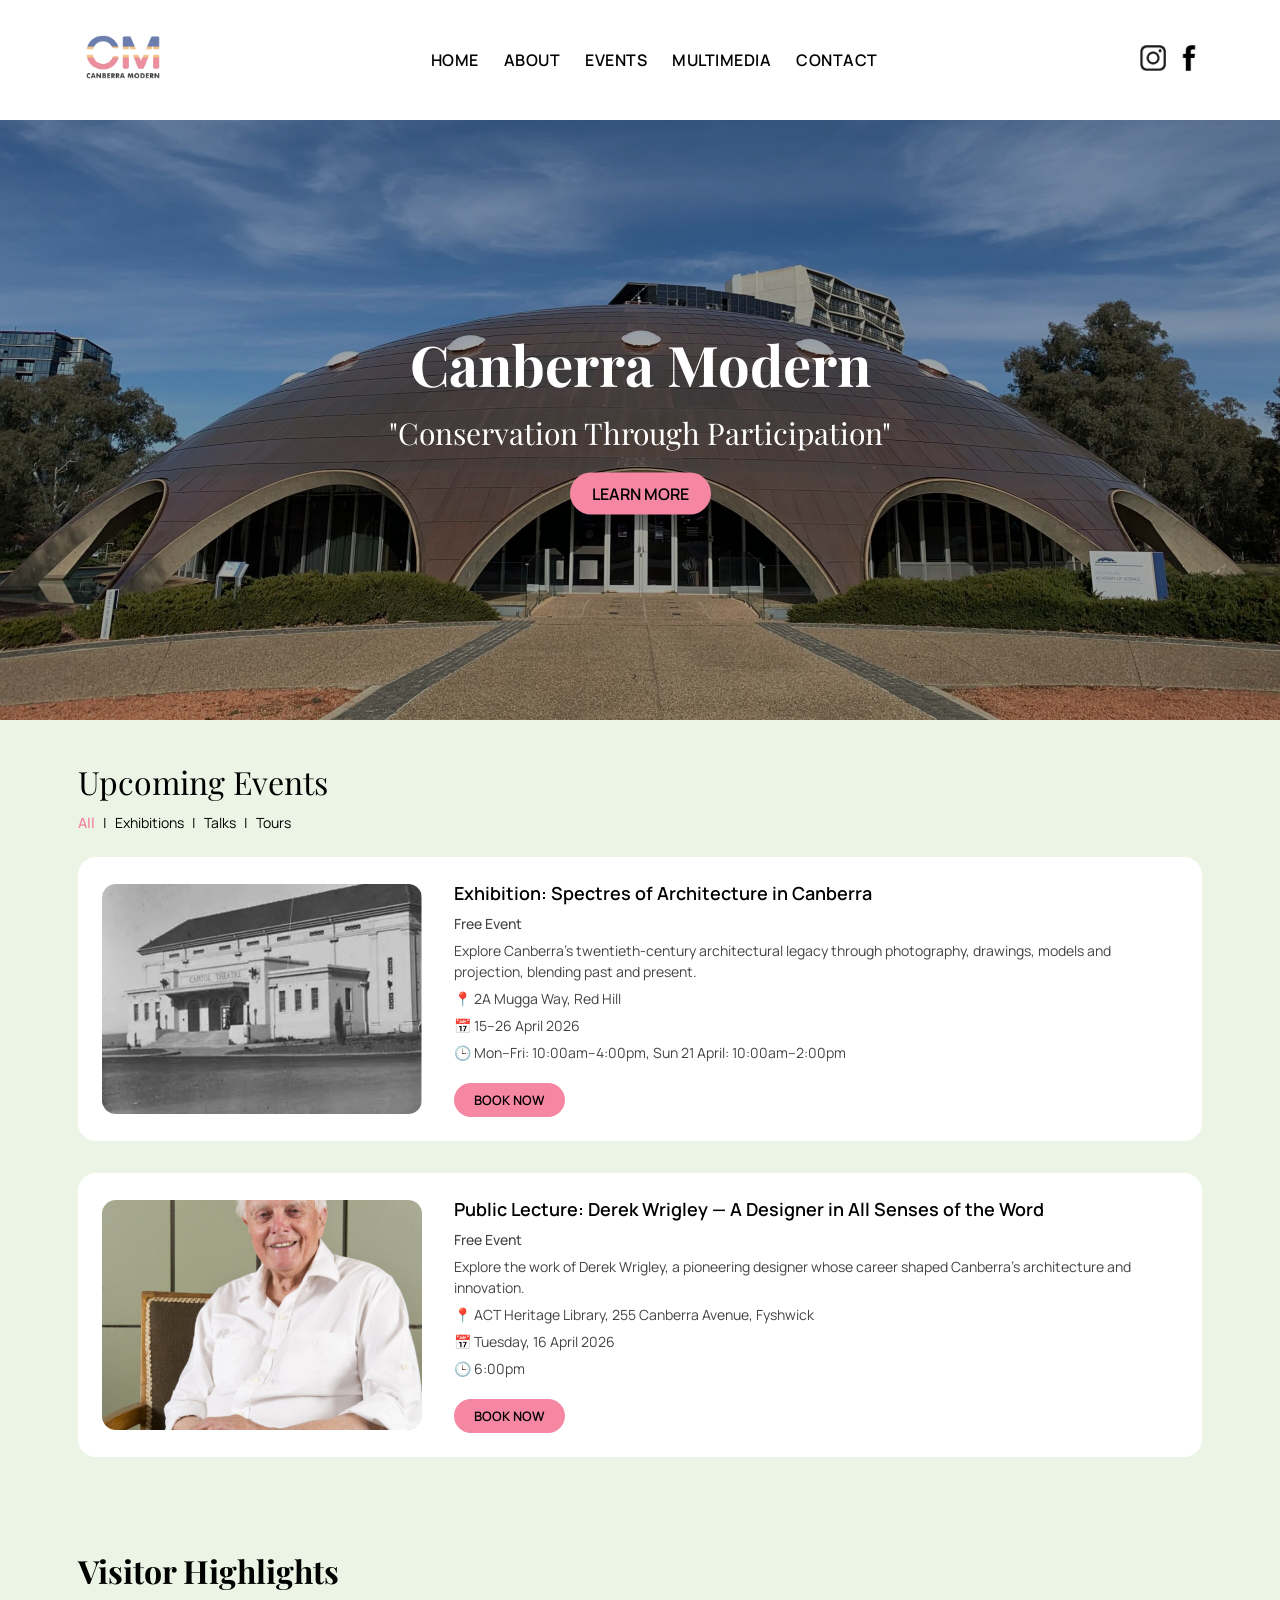
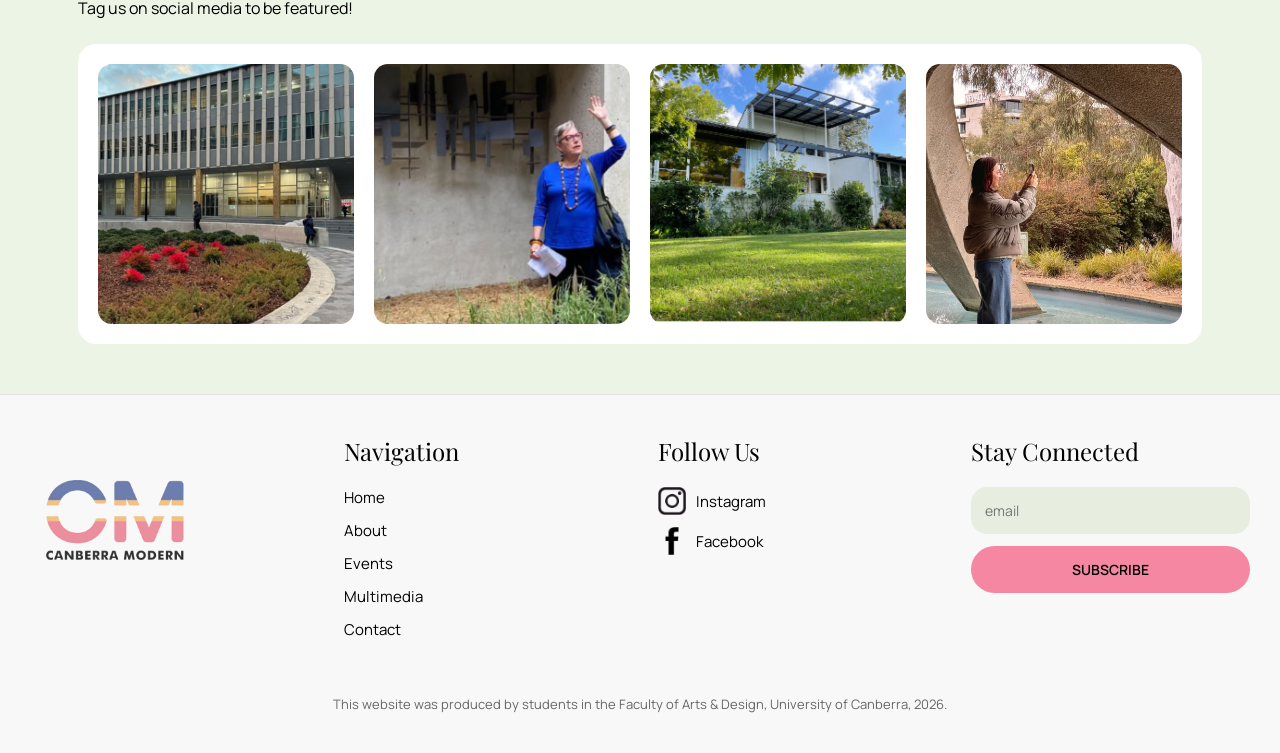
<file: index.html>
<!DOCTYPE html>
<html lang="en">

<head>
    <meta charset="UTF-8">
    <meta name="viewport" content="width=device-width, initial-scale=1.0">
    <title>Canberra Modern</title>

    <link rel="stylesheet" href="styles.css">

    <link href="https://fonts.googleapis.com/css2?family=Playfair+Display:wght@400;700&family=Manrope:wght@300;400;600&display=swap" rel="stylesheet">
</head>

<body>

<header class="site-header">
    <div class="header-container">

        <div class="logo">
            <a href="index.html">
                <img src="assets/images/logo.png" alt="Canberra Modern logo">
            </a>
        </div>

        <button class="menu-toggle">☰</button>

        <nav class="main-nav">
            <a href="index.html" class="active">HOME</a>
            <a href="about.html">ABOUT</a>
            <a href="events.html">EVENTS</a>
            <a href="multimedia.html">MULTIMEDIA</a>
            <a href="contact.html">CONTACT</a>
        </nav>

        <div class="social-icons">
            <a href="https://www.instagram.com/canberra_modern/" target="_blank">
                <img src="assets/images/instagram.png" alt="Instagram">
            </a>

            <a href="https://www.facebook.com/canberramodern/" target="_blank">
                <img src="assets/images/facebook.png" alt="Facebook">
            </a>
        </div>

    </div>
</header>

<section class="hero">
    <div class="hero-text">
        <h1>Canberra Modern</h1>
        <p>"Conservation Through Participation"</p>
        <a href="about.html" class="hero-button">LEARN MORE</a>
    </div>
</section>

<div class="body-container">

<section class="events-section">
    <h2>Upcoming Events</h2>

    <div class="event-filters">
        <span>All</span>
        <span>|</span>
        <span>Exhibitions</span>
        <span>|</span>
        <span>Talks</span>
        <span>|</span>
        <span>Tours</span>
    </div>

    <div class="event-card">
        <img src="assets/images/event-1.jpg" alt="Event 1">

        <div class="event-info">
            <h3>Exhibition: Spectres of Architecture in Canberra</h3>
            <p class="free-event">Free Event</p>
            <p>Explore Canberra’s twentieth-century architectural legacy through photography, drawings, models and projection, blending past and present.</p>
            <p>📍 2A Mugga Way, Red Hill</p>
            <p>📅 15–26 April 2026</p>
            <p>🕒 Mon–Fri: 10:00am–4:00pm, Sun 21 April: 10:00am–2:00pm</p>

            <a href="#" class="book-button">BOOK NOW</a>
        </div>
    </div>

    <div class="event-card">
        <img src="assets/images/event-2.jpg" alt="Event 2">

        <div class="event-info">
            <h3>Public Lecture: Derek Wrigley — A Designer in All Senses of the Word</h3>
            <p class="free-event">Free Event</p>
            <p>Explore the work of Derek Wrigley, a pioneering designer whose career shaped Canberra’s architecture and innovation.</p>
            <p>📍 ACT Heritage Library, 255 Canberra Avenue, Fyshwick</p>
            <p>📅 Tuesday, 16 April 2026</p>
            <p>🕒 6:00pm</p>

            <a href="#" class="book-button">BOOK NOW</a>
        </div>
    </div>
</section>

<section class="highlights-section">
    <h2>Visitor Highlights</h2>
    <p class="highlights-subtext">Tag us on social media to be featured!</p>

    <div class="highlights-grid">
        <img src="assets/images/highlight-1.jpg" alt="">
        <img src="assets/images/highlight-2.jpg" alt="">
        <img src="assets/images/highlight-3.jpg" alt="">
        <img src="assets/images/highlight-4.jpg" alt="">
    </div>
</section>

</div>

<footer class="site-footer">

    <div class="footer-column footer-logo">
        <img src="assets/images/logo.png" alt="Canberra Modern Logo">
    </div>

    <div class="footer-column">
        <h3>Navigation</h3>

        <a href="index.html">Home</a>
        <a href="about.html">About</a>
        <a href="events.html">Events</a>
        <a href="multimedia.html">Multimedia</a>
        <a href="contact.html">Contact</a>
    </div>

    <div class="footer-column">
        <h3>Follow Us</h3>

        <a href="https://www.instagram.com/canberra_modern/" target="_blank">
            <img src="assets/images/instagram.png" alt="Instagram">
            Instagram
        </a>

        <a href="https://www.facebook.com/canberramodern/" target="_blank">
            <img src="assets/images/facebook.png" alt="Facebook">
            Facebook
        </a>
    </div>

    <div class="footer-column">
        <h3>Stay Connected</h3>

        <input type="email" placeholder="email">

        <button>SUBSCRIBE</button>
    </div>

<p class="footer-credit">
    This website was produced by students in the Faculty of Arts & Design, University of Canberra, 2026.
</p>

</footer>

<script>
const menuToggle = document.querySelector(".menu-toggle");
const headerContainer = document.querySelector(".header-container");

menuToggle.addEventListener("click", function () {
    headerContainer.classList.toggle("open");
});
</script>

</body>
</html>
</file>
<file: styles.css>
* {
    margin: 0;
    padding: 0;
    box-sizing: border-box;
}

body {
    font-family: 'Manrope', sans-serif;
    background-color: #EBF4E5;
    color: black;
}

section {
    padding: 50px 30px;
}

.body-container,
.header-container {
    max-width: 1184px;
    margin: 0 auto;
}

/* Header */

.site-header {
    background-color: white;
}

.header-container {
    display: flex;
    justify-content: space-between;
    align-items: center;
    padding: 12px 30px;
}

.logo img {
    height: 90px;
    width: auto;
}

.logo a {
    text-decoration: none;
    color: black;
    font-family: 'Playfair Display', serif;
    font-size: 24px;
}

.main-nav {
    display: flex;
    gap: 25px;
}

.main-nav a {
    text-decoration: none;
    color: black;
    font-weight: 600;
    letter-spacing: 0.5px;
    display: inline-block;
    transition: 0.2s ease;
}

.main-nav a:hover {
    color: #F587A3;
    transform: scale(1.05);
}

.social-icons {
    display: flex;
    gap: 10px;
}

.social-icons img {
    width: 26px;
    height: 26px;
    object-fit: contain;
    cursor: pointer;
    transition: 0.2s ease;
}

.social-icons img:hover {
    opacity: 0.6;
    transform: scale(1.1);
}

/* Hero Sections */

.hero,
.about-hero,
.events-hero,
.multimedia-hero,
.contact-hero {
    height: 600px;
    background-size: cover;
    background-position: center;
    background-repeat: no-repeat;
    position: relative;
    overflow: hidden;
    padding: 0;
}

.hero {
    background-image: url("assets/images/header-image-1.jpg");
}

.about-hero {
    background-image: url("assets/images/about-hero.png");
}

.events-hero {
    background-image: url("assets/images/events-hero.png");
}

.multimedia-hero {
    background-image: url("assets/images/multimedia-hero.png");
}

.contact-hero {
    background-image: url("assets/images/contact-hero.png");
}

.hero::after,
.about-hero::after,
.events-hero::after,
.multimedia-hero::after,
.contact-hero::after {
    content: "";
    position: absolute;
    inset: 0;
    background: rgba(0, 0, 0, 0.35);
}

.hero-text,
.about-hero-text,
.events-hero-text,
.multimedia-hero-text,
.contact-hero-text {
    position: absolute;
    top: 50%;
    left: 50%;
    transform: translate(-50%, -50%);
    text-align: center;
    color: white;
    z-index: 2;
    width: 90%;
}

.hero-text h1,
.about-hero-text h1,
.events-hero-text h1,
.multimedia-hero-text h1,
.contact-hero-text h1 {
    font-family: 'Playfair Display', serif;
    font-size: 56px;
    margin-bottom: 12px;
}

.hero-text p,
.about-hero-text p,
.events-hero-text p,
.multimedia-hero-text p,
.contact-hero-text p {
    font-family: 'Playfair Display', serif;
    font-size: 30px;
}

/* Events Section */

.events-section {
    background-color: #EBF4E5;
    max-width: 1184px;
    margin: 0 auto;
    padding: 40px 30px 20px;
}

.events-section h2 {
    font-family: 'Playfair Display', serif;
    font-size: 32px;
    font-weight: 400;
    margin-bottom: 10px;
}

.event-filters {
    display: flex;
    gap: 8px;
    margin-bottom: 25px;
    font-size: 14px;
}

.event-filters span:first-child {
    color: #F587A3;
    font-weight: 600;
}

/* Event Cards */

.event-card {
    background-color: white;
    border-radius: 18px;
    padding: 24px;
    margin-bottom: 32px;

    display: grid;
    grid-template-columns: 320px 1fr;
    gap: 32px;
    align-items: center;
}

.event-card img {
    width: 320px;
    height: 230px;
    object-fit: cover;
    border-radius: 14px;
}

.event-info {
    text-align: left;
}

.event-info h3 {
    font-size: 18px;
    font-weight: 600;
    margin-bottom: 8px;
}

.event-info p {
    font-size: 14px;
    line-height: 1.5;
    margin-bottom: 6px;
    color: #444;
}

.free-event {
    color: #F587A3;
    font-weight: 500;
    margin-bottom: 6px;
}

.event-card .book-button {
    display: inline-block;
}

/* Highlights Section */

.highlights-section {
    background-color: #EBF4E5;
    max-width: 1184px;
    margin: 0 auto;
    padding-top: 40px;
}

.highlights-section h2 {
    font-family: 'Playfair Display', serif;
    font-size: 32px;
    margin-bottom: 5px;
}

.highlights-subtext {
    font-size: 16px;
    margin-bottom: 25px;
}

.highlights-grid {
    background-color: white;
    padding: 20px;
    border-radius: 18px;

    display: grid;
    grid-template-columns: repeat(4, 1fr);
    gap: 20px;
}

.highlights-grid img {
    width: 100%;
    height: 260px;
    object-fit: cover;
    border-radius: 14px;
}

/* About Page */

.about-section {
    padding: 15px 30px;
}

.about-section h2 {
    font-family: 'Playfair Display', serif;
    font-size: 28px;
    font-weight: 400;
    margin-bottom: 12px;
}

.about-card {
    background-color: white;
    border-radius: 12px;
    overflow: hidden;
    margin-bottom: 8px;

    display: grid;
    grid-template-columns: 1fr 1fr;
    align-items: stretch;
}

.about-card img {
    width: 100%;
    height: 300px;
    object-fit: cover;
    display: block;
}

.about-card-text {
    padding: 20px;
    font-size: 14px;
    line-height: 1.5;
}

.about-card-text p {
    margin-bottom: 14px;
}

.about-section:first-of-type .about-card img {
    height: 260px;
    object-position: center 90%;
}

.about-section:last-child .about-card img {
    object-position: center 28%;
}

/* Events Page */

.past-events-title {
    font-family: 'Playfair Display', serif;
    font-size: 32px;
    text-align: center;
    margin: 50px 0 30px;
}

/* Multimedia Page */

.multimedia-section {
    padding: 35px 30px;
}

.multimedia-section h2 {
    font-family: 'Playfair Display', serif;
    font-size: 28px;
    font-weight: 400;
    margin: 28px 0 15px;
}

.media-wrapper {
    display: grid;
    grid-template-columns: 28px 1fr 28px;
    align-items: center;
    gap: 12px;
    margin-bottom: 28px;
}

.arrow {
    width: 18px;
    justify-self: center;
    cursor: pointer;
    transition: 0.2s ease;
}

.arrow:hover {
    transform: scale(1.15);
    opacity: 0.7;
}

.media-grid,
.video-grid,
.podcast-grid {
    display: grid;
    grid-template-columns: 1fr 1fr;
    gap: 22px;
}

.media-grid img,
.video-card img {
    width: 100%;
    height: 170px;
    object-fit: cover;
    border-radius: 12px;
    transition: 0.25s ease;
}

.media-grid img:hover,
.video-card:hover,
.podcast-card:hover {
    transform: translateY(-4px);
}

.video-card,
.podcast-card {
    background-color: white;
    border-radius: 12px;
    transition: 0.25s ease;
}

.video-card {
    overflow: hidden;
}

.video-card h3,
.video-card p {
    padding: 0 12px;
}

.video-card h3 {
    font-size: 14px;
    margin-top: 10px;
}

.video-card p {
    font-size: 12px;
    line-height: 1.4;
    margin: 5px 0 12px;
}

.podcast-card {
    padding: 16px;
    display: grid;
    grid-template-columns: 160px 1fr;
    gap: 18px;
    align-items: center;
}

.podcast-card img {
    width: 160px;
    height: 135px;
    object-fit: cover;
    border-radius: 10px;
}

.podcast-info h3 {
    font-size: 14px;
    margin-bottom: 6px;
}

.podcast-info p {
    font-size: 12px;
    line-height: 1.4;
    margin-bottom: 8px;
}

/* Footer */

.site-footer {
    background-color: #F8F8F8;
    padding: 40px 30px;
    display: grid;
    grid-template-columns: repeat(4, 1fr);
    gap: 35px;
    border-top: 1px solid #E2E2E2;
}

.footer-column {
    display: flex;
    flex-direction: column;
    gap: 12px;
}

.footer-column h3 {
    font-family: 'Playfair Display', serif;
    font-size: 24px;
    font-weight: 400;
    margin-bottom: 8px;
}

.footer-column a,
.footer-column a:visited {
    color: black;
    text-decoration: none;
    font-size: 15px;
    display: flex;
    align-items: center;
    gap: 10px;
    transition: 0.2s ease;
}

.footer-column a:hover {
    color: #F587A3;
}

.footer-column img {
    width: 28px;
}

.footer-logo img {
    width: 170px;
}

.footer-column input {
    background-color: #E7EEDF;
    border: none;
    border-radius: 16px;
    padding: 14px;
    font-size: 14px;
    font-family: 'Manrope', sans-serif;
}

.footer-column button {
    background-color: #F587A3;
    border: none;
    border-radius: 25px;
    padding: 14px;
    font-size: 14px;
    font-weight: 600;
    font-family: 'Manrope', sans-serif;
    cursor: pointer;
    transition: 0.2s ease;
}

.footer-column button:hover {
    background-color: #E56D8D;
}

/* Tablet */

@media (max-width: 1154px) {

    .highlights-grid {
        grid-template-columns: 1fr 1fr;
    }

    .event-card {
        grid-template-columns: 260px 1fr;
    }

    .event-card img {
        width: 260px;
        height: 200px;
    }
}

@media (max-width: 900px) {

    .site-footer {
        grid-template-columns: repeat(2, 1fr);
    }
}

/* Mobile */

@media (max-width: 800px) {

    .hero,
    .about-hero,
    .events-hero,
    .multimedia-hero {
        height: 420px;
    }

    .hero-text h1,
    .about-hero-text h1,
    .events-hero-text h1,
    .multimedia-hero-text h1 {
        font-size: 38px;
    }

    .hero-text p,
    .about-hero-text p,
    .events-hero-text p,
    .multimedia-hero-text p {
        font-size: 22px;
    }

    .event-card {
        grid-template-columns: 1fr;
        text-align: center;
    }

    .event-card img {
        width: 100%;
        height: 240px;
    }

    .event-info {
        text-align: center;
    }

    .event-card .book-button {
        justify-self: center;
    }

    .about-card {
        grid-template-columns: 1fr;
    }

    .about-card img {
        height: 260px;
    }

    .media-wrapper {
        grid-template-columns: 1fr;
    }

    .arrow {
        display: none;
    }

    .media-grid,
    .video-grid,
    .podcast-grid {
        grid-template-columns: 1fr;
    }

    .podcast-card {
        grid-template-columns: 1fr;
    }

    .podcast-card img {
        width: 100%;
        height: 220px;
    }
}

@media (max-width: 823px) {

    .highlights-grid {
        grid-template-columns: 1fr;
    }
}

@media (max-width: 600px) {

    .site-footer {
        grid-template-columns: 1fr;
        padding: 30px 20px;
    }

    .footer-logo img {
        width: 115px;
    }
}

/* MOBILE BURGER MENU */

.menu-toggle {
    display: none;
}

@media (max-width: 800px) {
    .header-container {
        display: grid;
        grid-template-columns: 1fr auto;
        align-items: center;
    }

    .menu-toggle {
        display: block;
        background: none;
        border: none;
        font-size: 32px;
        cursor: pointer;
    }

    .main-nav,
    .social-icons {
        display: none;
    }

    .header-container.open .main-nav {
        display: flex;
        grid-column: 1 / -1;
        flex-direction: column;
        align-items: center;
        gap: 14px;
        padding: 15px 0;
    }

    .header-container.open .social-icons {
        display: flex;
        grid-column: 1 / -1;
        justify-content: center;
        padding-bottom: 15px;
    }
}

/* CONTACT PAGE */

.contact-hero {
    height: 600px;
    background-image: url("assets/images/contact-hero.png");
    background-size: cover;
    background-position: center;
    background-repeat: no-repeat;
    position: relative;
    overflow: hidden;
}

.contact-hero::after {
    content: "";
    position: absolute;
    inset: 0;
    background: rgba(0, 0, 0, 0.35);
}

.contact-hero-text {
    position: absolute;
    top: 50%;
    left: 50%;
    transform: translate(-50%, -50%);
    text-align: center;
    color: white;
    z-index: 2;
    width: 90%;
}

.contact-section {
    display: grid;
    grid-template-columns: 1fr 2fr;
    gap: 35px;
    padding: 60px 0;
    align-items: start;
}

.contact-info {
    background-color: white;
    border-radius: 18px;
    padding: 35px;
}

.contact-info h2 {
    font-family: 'Playfair Display', serif;
    font-size: 36px;
    font-weight: 400;
    margin-bottom: 18px;
}

.contact-info p {
    font-size: 15px;
    line-height: 1.7;
    margin-bottom: 20px;
}

.contact-form-card {
    background-color: white;
    border-radius: 18px;
    padding: 35px;
}

.contact-form-card h2 {
    font-family: 'Playfair Display', serif;
    font-size: 36px;
    font-weight: 400;
    margin-bottom: 18px;
}

.form-row {
    display: grid;
    grid-template-columns: 1fr 1fr;
    gap: 18px;
}

.contact-form-card input,
.contact-form-card textarea {
    width: 100%;
    border: 1px solid #d7d7d7;
    border-radius: 16px;
    padding: 16px;
    margin-bottom: 18px;
    font-family: 'Manrope', sans-serif;
    font-size: 14px;
    background-color: white;
}

.contact-form-card textarea {
    height: 180px;
    resize: vertical;
}

.contact-form-card .book-button {
    border: none;
    cursor: pointer;
}

/* CONTACT MOBILE */

@media (max-width: 800px) {

    .contact-hero {
        height: 420px;
    }

    .contact-hero-text h1 {
        font-size: 40px;
    }

    .contact-hero-text p {
        font-size: 22px;
    }

    .contact-section {
        grid-template-columns: 1fr;
        gap: 22px;
    }

    .form-row {
        grid-template-columns: 1fr;
    }

    .contact-info,
    .contact-form-card {
        padding: 24px;
    }

    .contact-info h2,
    .contact-form-card h2 {
        font-size: 30px;
    }
    
}

/* Buttons */

.hero-button,
.book-button {
    display: inline-block;
    background-color: #F587A3;
    color: black;
    text-decoration: none;
    border-radius: 25px;
    font-family: 'Manrope', sans-serif;
    font-weight: 600;
    transition: 0.25s ease;
    border: none;
    cursor: pointer;
}

.hero-button {
    margin-top: 20px;
    padding: 10px 22px;
}

.book-button {
    padding: 8px 20px;
    font-size: 13px;
    margin-top: 14px;
}

.hero-button:hover,
.book-button:hover {
    background-color: #e06d8d;
    transform: scale(1.06);
}

.footer-credit {
    grid-column: 1 / -1;
    text-align: center;
    margin-top: 20px;
    font-size: 13px;
    color: #666;
}
</file>
